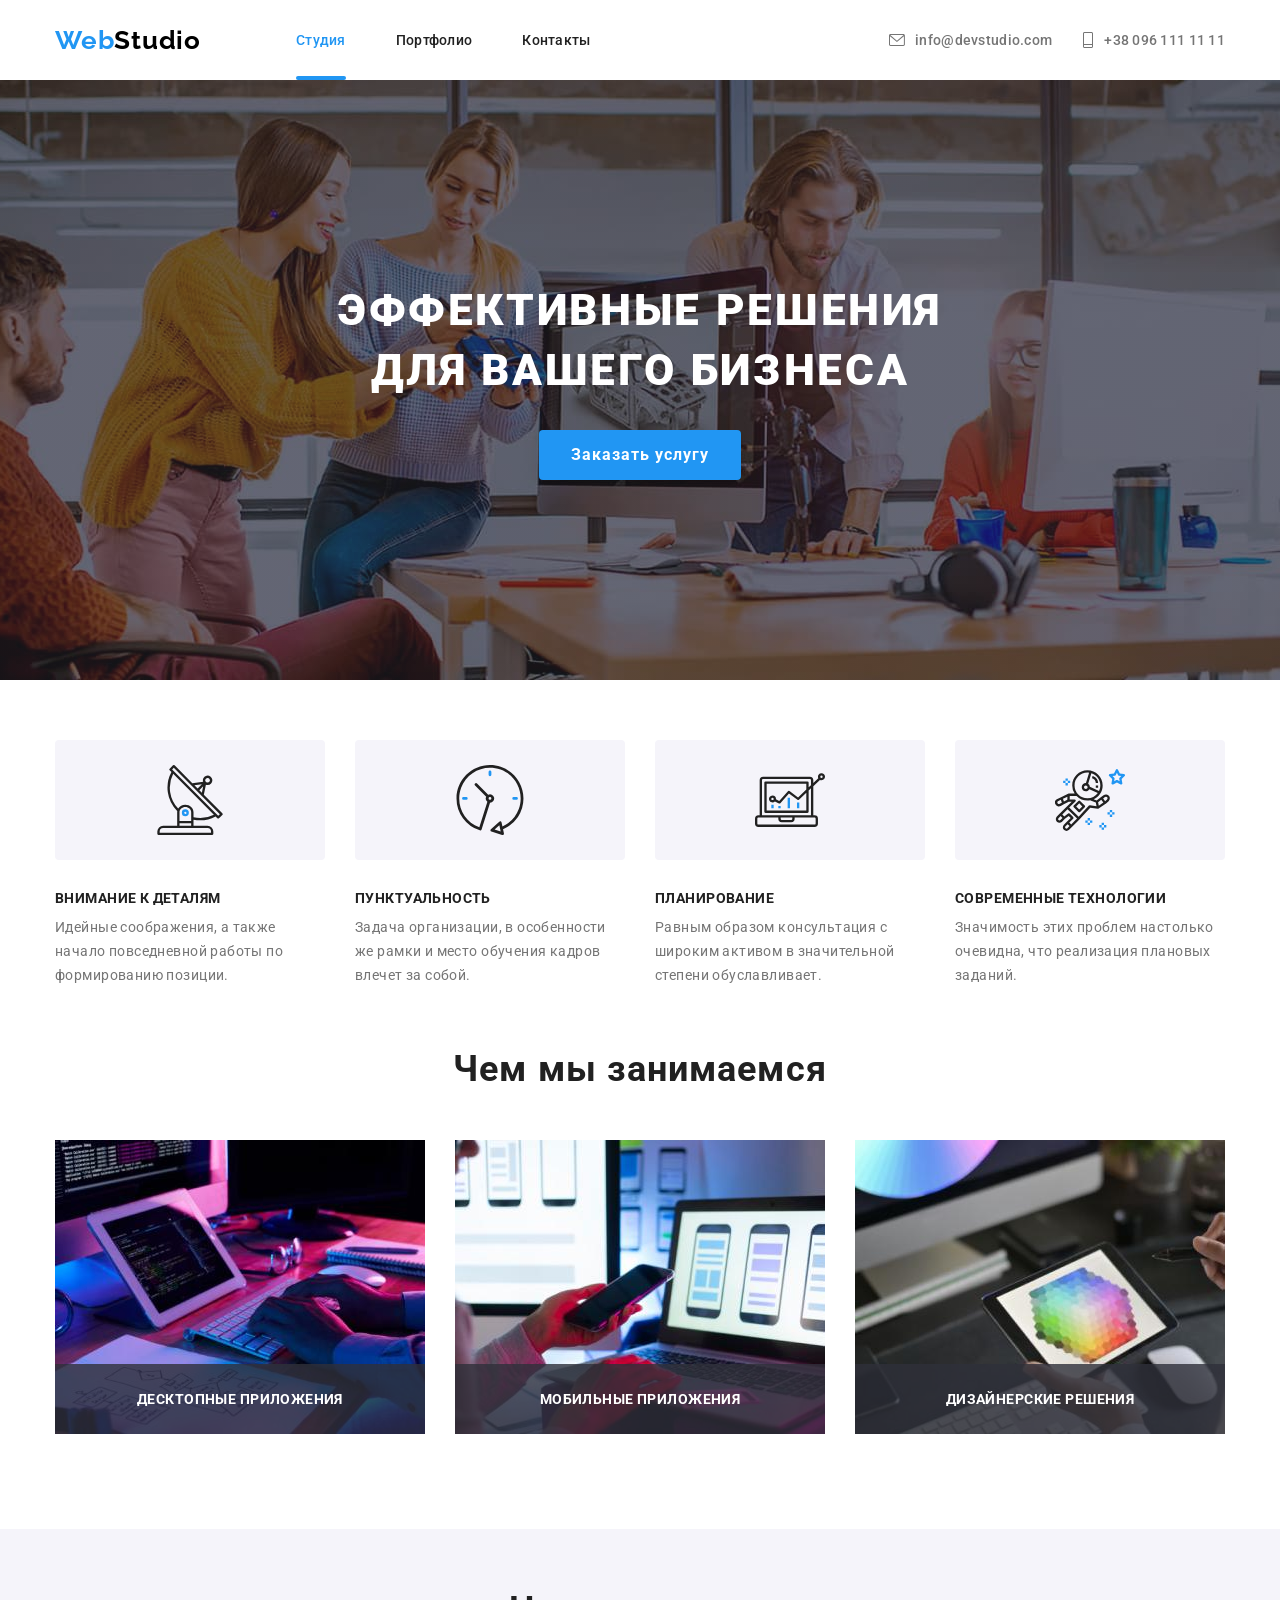
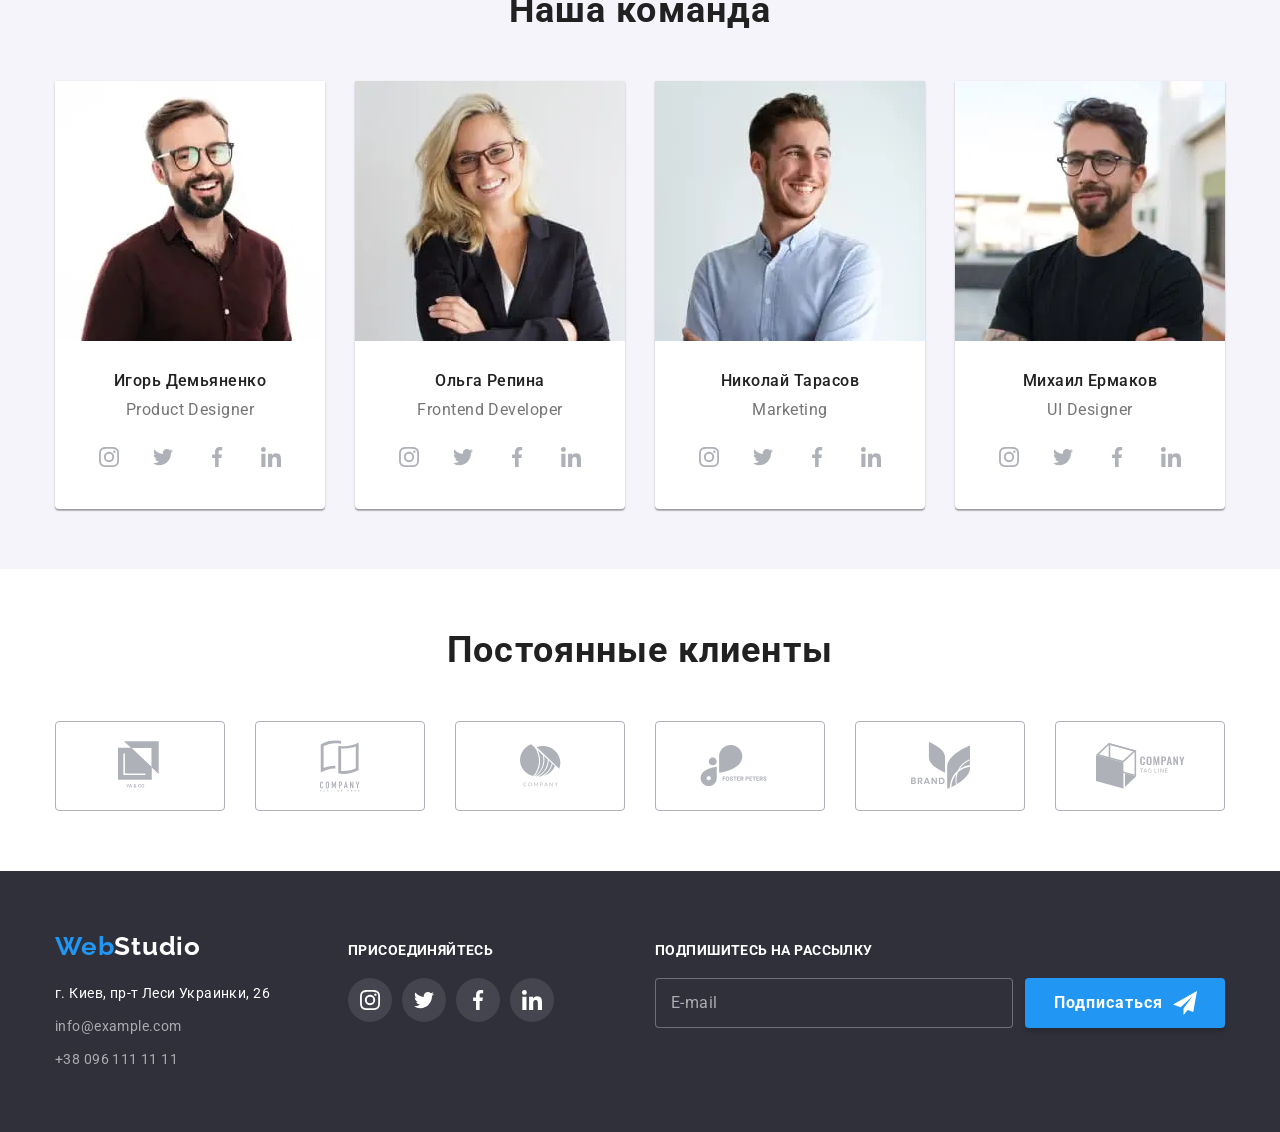
<file: index.html>
<!DOCTYPE html>
<html lang="ru">
  <head>
    <meta charset="UTF-8" />
    <meta name="viewport" content="width=device-width, initial-scale=1.0" />
    <title>WebStudio</title>
    <link
      rel="stylesheet"
      href="https://cdnjs.cloudflare.com/ajax/libs/modern-normalize/1.0.0/modern-normalize.min.css"
    />
    <link rel="preconnect" href="https://fonts.gstatic.com" />
    <link
      href="https://fonts.googleapis.com/css2?family=Raleway:wght@700&family=Roboto:wght@400;500;700;900&display=swap"
      rel="stylesheet"
    />

    <link rel="stylesheet" href="./css/main.min.css" />
  </head>

  <body>
    <!--Верхняя линия-->
    <header class="header-main">
      <div class="main-nav container">
        <nav class="navigation">
          <a class="logo-main link" href="./">
            <span class="logo-blue">Web</span>Studio
          </a>

          <ul class="site-nav">
            <li class="site-nav-list list">
              <a class="site-nav-link link strip" href="./index.html">
                <span class="studio-blue">Студия</span>
              </a>
            </li>
            <li class="site-nav-list list">
              <a class="site-nav-link link" href="./portfolio.html"
                >Портфолио</a
              >
            </li>
            <li class="site-nav-list list">
              <a class="site-nav-link link" href="">Контакты</a>
            </li>
          </ul>
        </nav>

        <button type="button" class="burger-btn" data-menu-button>
          <svg class="burger-icon">
            <use href="./img/sprite.svg#burger-icon"></use>
          </svg>
        </button>

        <ul class="contacts">
          <li class="contacts-list list">
            <a class="contacts-link link" href="mailto:info@devstudio.com">
              <svg class="contacts-icon mail-icon">
                <use href="./img/sprite.svg#icon-mail-icon"></use>
              </svg>
              info@devstudio.com
            </a>
          </li>
          <li class="contacts-list list">
            <a class="contacts-link link" href="tel:+380961111111">
              <svg class="contacts-icon tel-icon">
                <use href="./img/sprite.svg#icon-telephone-icon"></use>
              </svg>
              +38 096 111 11 11
            </a>
          </li>
        </ul>
      </div>

      <!-- Мобильное меню -->
      <div class="mobile-menu" data-menu>
        <button type="button" class="mobile-menu-close-btn" data-menu-close>
          <svg class="mobile-menu-close-icon">
            <use href="./img/sprite.svg#mobile-menu-close-btn"></use>
          </svg>
        </button>

        <div class="mobile-menu-flex">
          <ul class="mobile-menu-nav">
            <li class="mobile-menu-nav-item list">
              <a class="mobile-menu-nav-link link" href="./index.html">
                <span class="studio-blue">Студия</span>
              </a>
            </li>
            <li class="mobile-menu-nav-item list">
              <a class="mobile-menu-nav-link link" href="./portfolio.html">
                Портфолио
              </a>
            </li>
            <li class="mobile-menu-nav-item list">
              <a class="mobile-menu-nav-link link" href=""> Контакты </a>
            </li>
          </ul>

          <ul class="mobile-contacts">
            <li class="mobile-contacts-list list">
              <a class="mobile-contacts-tel-link link" href="tel:+380961111111">
                +38 096 111 11 11
              </a>
            </li>
            <li class="mobile-contacts-list list">
              <a
                class="mobile-contacts-link link"
                href="mailto:info@devstudio.com"
              >
                info@devstudio.com
              </a>
            </li>
          </ul>

          <ul class="mobile-social">
            <li class="mobile-social-list list">
              <a href="" class="mobile-social-link padding-left link">
                Instagram
              </a>
            </li>
            <li class="mobile-social-list list">
              <a href="" class="mobile-social-link link"> Twitter </a>
            </li>
            <li class="mobile-social-list list">
              <a href="" class="mobile-social-link link"> Facebook </a>
            </li>
            <li class="mobile-social-list list">
              <a href="" class="mobile-social-link link"> LinkedIn </a>
            </li>
          </ul>
        </div>
      </div>
    </header>

    <!--Шапка-->
    <main>
      <section class="hero">
        <div class="container">
          <h1 class="hero-title">Эффективные решения для вашего бизнеса</h1>
          <button class="hero-btn border-btn" type="button" data-modal-open>
            Заказать услугу
          </button>
        </div>
      </section>

      <!--Особенности-->
      <section class="features">
        <div class="container">
          <h2 class="visually-hidden">Особенности и преимущества</h2>
          <ul class="features-list">
            <li class="features-list-item list">
              <div class="features-list-icon">
                <svg width="70" height="70" class="features-icon">
                  <use href="./img/sprite.svg#icon-antenna"></use>
                </svg>
              </div>
              <h3 class="features-title">Внимание к деталям</h3>
              <p class="features-text">
                Идейные соображения, а также начало повседневной работы по
                формированию позиции.
              </p>
            </li>

            <li class="features-list-item list">
              <div class="features-list-icon">
                <svg width="70" height="70" class="features-icon">
                  <use href="./img/sprite.svg#icon-clock"></use>
                </svg>
              </div>
              <h3 class="features-title">Пунктуальность</h3>
              <p class="features-text">
                Задача организации, в особенности же рамки и место обучения
                кадров влечет за собой.
              </p>
            </li>

            <li class="features-list-item list">
              <div class="features-list-icon">
                <svg width="70" height="70" class="features-icon">
                  <use href="./img/sprite.svg#icon-diagram"></use>
                </svg>
              </div>
              <h3 class="features-title">Планирование</h3>
              <p class="features-text">
                Равным образом консультация с широким активом в значительной
                степени обуславливает.
              </p>
            </li>

            <li class="features-list-item list">
              <div class="features-list-icon">
                <svg width="70" height="70" class="features-icon">
                  <use href="./img/sprite.svg#icon-astronaut"></use>
                </svg>
              </div>
              <h3 class="features-title">Современные технологии</h3>
              <p class="features-text">
                Значимость этих проблем настолько очевидна, что реализация
                плановых заданий.
              </p>
            </li>
          </ul>
        </div>
      </section>

      <!--Чем мы занимаемся-->
      <section class="what-we-do">
        <div class="container">
          <h2 class="title-for-two-blocks">Чем мы занимаемся</h2>
          <ul class="what-we-do-list">
            <li class="what-we-do-item list">
              <img
                class="what-we-do-img"
                src="./img/what-are-we-doing/writin-code.jpg"
                alt="Программист пишет код"
                width="370"
                height="294"
              />
              <div class="description-what-we-do">
                <p class="recital-foto">Десктопные приложения</p>
              </div>
            </li>

            <li class="what-we-do-item list">
              <img
                class="what-we-do-img"
                src="./img/what-are-we-doing/work-with-mobile-applications.jpg"
                alt="Дизайнер выбирает оформление мобильного приложения"
                width="370"
                height="294"
              />
              <div class="description-what-we-do">
                <p class="recital-foto">Мобильные приложения</p>
              </div>
            </li>

            <li class="what-we-do-item list">
              <img
                class="what-we-do-img"
                src="./img/what-are-we-doing/web-design.jpg"
                alt="Дизайнер выбирает цвета на планшете"
                width="370"
                height="294"
              />
              <div class="description-what-we-do">
                <p class="recital-foto">Дизайнерские решения</p>
              </div>
            </li>
          </ul>
        </div>
      </section>

      <!--Наша команда-->
      <section class="our-team">
        <div class="container">
          <h2 class="title-for-two-blocks">Наша команда</h2>
          <ul class="our-team-list">
            <li class="our-team-item list">
              <picture>
                <source
                  srcset="
                    ./img/our-team/igor-demyanenko.webp    1x,
                    ./img/our-team/igor-demyanenko@2x.webp 2x
                  "
                  media="(min-width: 1200px)"
                  type="image/webp"
                />
                <source
                  srcset="
                    ./img/our-team/igor-demyanenko.jpg    1x,
                    ./img/our-team/igor-demyanenko@2x.jpg 2x
                  "
                  media="(min-width: 1200px)"
                />

                <source
                  srcset="
                    ./img/our-team/igor-demyanenko-tab.webp    1x,
                    ./img/our-team/igor-demyanenko-tab@2x.webp 2x
                  "
                  media="(min-width: 768px)"
                  type="image/webp"
                />
                <source
                  srcset="
                    ./img/our-team/igor-demyanenko-tab.jpg    1x,
                    ./img/our-team/igor-demyanenko-tab@2x.jpg 2x
                  "
                  media="(min-width: 768px)"
                />

                <source
                  srcset="
                    ./img/our-team/igor-demyanenko-tel.webp    1x,
                    ./img/our-team/igor-demyanenko-tel@2x.webp 2x
                  "
                  media="(min-width: 320px)"
                  type="image/webp"
                />
                <source
                  srcset="./img/our-team/igor-demyanenko-tel@2x.jpg 2x"
                  media="(min-width: 320px)"
                />

                <img
                  class="our-team-img"
                  src="./img/our-team/igor-demyanenko-tel.jpg"
                  alt="Игорь Демьяненко"
                />
              </picture>

              <div class="our-team-description">
                <h3 class="our-team-title">Игорь Демьяненко</h3>
                <p class="our-team-prof" lang="en">Product Designer</p>
                <ul class="social-list">
                  <li class="social-list-item list">
                    <a href="" class="social-list-link link">
                      <svg class="social-list-icon" width="20" height="20">
                        <use
                          href="./img/sprite.svg#icon-instagram-our-team"
                        ></use>
                      </svg>
                    </a>
                  </li>
                  <li class="social-list-item list">
                    <a href="" class="social-list-link link">
                      <svg class="social-list-icon" width="20" height="20">
                        <use
                          href="./img/sprite.svg#icon-twitter-our-team"
                        ></use>
                      </svg>
                    </a>
                  </li>
                  <li class="social-list-item list">
                    <a href="" class="social-list-link link">
                      <svg class="social-list-icon" width="20" height="20">
                        <use
                          href="./img/sprite.svg#icon-facebook-our-team"
                        ></use>
                      </svg>
                    </a>
                  </li>
                  <li class="social-list-item list">
                    <a href="" class="social-list-link link">
                      <svg class="social-list-icon" width="20" height="20">
                        <use
                          href="./img/sprite.svg#icon-linkedin-our-team"
                        ></use>
                      </svg>
                    </a>
                  </li>
                </ul>
              </div>
            </li>

            <li class="our-team-item list">
              <picture>
                <source
                  srcset="
                    ./img/our-team/olga-repina.webp    1x,
                    ./img/our-team/olga-repina@2x.webp 2x
                  "
                  media="(min-width: 1200px)"
                  type="image/webp"
                />
                <source
                  srcset="
                    ./img/our-team/olga-repina.jpg    1x,
                    ./img/our-team/olga-repina@2x.jpg 2x
                  "
                  media="(min-width: 1200px)"
                />

                <source
                  srcset="
                    ./img/our-team/olga-repina-tab.webp    1x,
                    ./img/our-team/olga-repina-tab@2x.webp 2x
                  "
                  media="(min-width: 768px)"
                  type="image/webp"
                />
                <source
                  srcset="
                    ./img/our-team/olga-repina-tab.jpg    1x,
                    ./img/our-team/olga-repina-tab@2x.jpg 2x
                  "
                  media="(min-width: 768px)"
                />

                <source
                  srcset="
                    ./img/our-team/olga-repina-tel.webp    1x,
                    ./img/our-team/olga-repina-tel@2x.webp 2x
                  "
                  media="(min-width: 320px)"
                  type="image/webp"
                />
                <source
                  srcset="./img/our-team/olga-repina-tel@2x.jpg 2x"
                  media="(min-width: 320px)"
                />

                <img
                  class="our-team-img"
                  src="./img/our-team/olga-repina-tel.jpg"
                  alt="Ольга Репина"
                />
              </picture>

              <div class="our-team-description">
                <h3 class="our-team-title">Ольга Репина</h3>
                <p class="our-team-prof" lang="en">Frontend Developer</p>
                <ul class="social-list">
                  <li class="social-list-item list">
                    <a href="" class="social-list-link link">
                      <svg class="social-list-icon" width="20" height="20">
                        <use
                          href="./img/sprite.svg#icon-instagram-our-team"
                        ></use>
                      </svg>
                    </a>
                  </li>
                  <li class="social-list-item list">
                    <a href="" class="social-list-link link">
                      <svg class="social-list-icon" width="20" height="20">
                        <use
                          href="./img/sprite.svg#icon-twitter-our-team"
                        ></use>
                      </svg>
                    </a>
                  </li>
                  <li class="social-list-item list">
                    <a href="" class="social-list-link link">
                      <svg class="social-list-icon" width="20" height="20">
                        <use
                          href="./img/sprite.svg#icon-facebook-our-team"
                        ></use>
                      </svg>
                    </a>
                  </li>
                  <li class="social-list-item list">
                    <a href="" class="social-list-link link">
                      <svg class="social-list-icon" width="20" height="20">
                        <use
                          href="./img/sprite.svg#icon-linkedin-our-team"
                        ></use>
                      </svg>
                    </a>
                  </li>
                </ul>
              </div>
            </li>

            <li class="our-team-item list">
              <picture>
                <source
                  srcset="
                    ./img/our-team/nikolay-tarasov.webp    1x,
                    ./img/our-team/nikolay-tarasov@2x.webp 2x
                  "
                  media="(min-width: 1200px)"
                  type="image/webp"
                />
                <source
                  srcset="
                    ./img/our-team/nikolay-tarasov.jpg    1x,
                    ./img/our-team/nikolay-tarasov@2x.jpg 2x
                  "
                  media="(min-width: 1200px)"
                />

                <source
                  srcset="
                    ./img/our-team/nikolay-tarasov-tab.webp    1x,
                    ./img/our-team/nikolay-tarasov-tab@2x.webp 2x
                  "
                  media="(min-width: 768px)"
                  type="image/webp"
                />
                <source
                  srcset="
                    ./img/our-team/nikolay-tarasov-tab.jpg    1x,
                    ./img/our-team/nikolay-tarasov-tab@2x.jpg 2x
                  "
                  media="(min-width: 768px)"
                />

                <source
                  srcset="
                    ./img/our-team/nikolay-tarasov-tel.webp    1x,
                    ./img/our-team/nikolay-tarasov-tel@2x.webp 2x
                  "
                  media="(min-width: 320px)"
                  type="image/webp"
                />
                <source
                  srcset="./img/our-team/nikolay-tarasov-tel@2x.jpg 2x"
                  media="(min-width: 320px)"
                />

                <img
                  class="our-team-img"
                  src="./img/our-team/nikolay-tarasov-tel.jpg"
                  alt="Николай Тарасов"
                />
              </picture>

              <div class="our-team-description">
                <h3 class="our-team-title">Николай Тарасов</h3>
                <p class="our-team-prof" lang="en">Marketing</p>
                <ul class="social-list">
                  <li class="social-list-item list">
                    <a href="" class="social-list-link link">
                      <svg class="social-list-icon" width="20" height="20">
                        <use
                          href="./img/sprite.svg#icon-instagram-our-team"
                        ></use>
                      </svg>
                    </a>
                  </li>
                  <li class="social-list-item list">
                    <a href="" class="social-list-link link">
                      <svg class="social-list-icon" width="20" height="20">
                        <use
                          href="./img/sprite.svg#icon-twitter-our-team"
                        ></use>
                      </svg>
                    </a>
                  </li>
                  <li class="social-list-item list">
                    <a href="" class="social-list-link link">
                      <svg class="social-list-icon" width="20" height="20">
                        <use
                          href="./img/sprite.svg#icon-facebook-our-team"
                        ></use>
                      </svg>
                    </a>
                  </li>
                  <li class="social-list-item list">
                    <a href="" class="social-list-link link">
                      <svg class="social-list-icon" width="20" height="20">
                        <use
                          href="./img/sprite.svg#icon-linkedin-our-team"
                        ></use>
                      </svg>
                    </a>
                  </li>
                </ul>
              </div>
            </li>

            <li class="our-team-item list">
              <picture>
                <source
                  srcset="
                    ./img/our-team/mikhail-yermakov.webp    1x,
                    ./img/our-team/mikhail-yermakov@2x.webp 2x
                  "
                  media="(min-width: 1200px)"
                  type="image/webp"
                />
                <source
                  srcset="
                    ./img/our-team/mikhail-yermakov.jpg    1x,
                    ./img/our-team/mikhail-yermakov@2x.jpg 2x
                  "
                  media="(min-width: 1200px)"
                />

                <source
                  srcset="
                    ./img/our-team/mikhail-yermakov-tab.webp    1x,
                    ./img/our-team/mikhail-yermakov-tab@2x.webp 2x
                  "
                  media="(min-width: 768px)"
                  type="image/webp"
                />
                <source
                  srcset="
                    ./img/our-team/mikhail-yermakov-tab.jpg    1x,
                    ./img/our-team/mikhail-yermakov-tab@2x.jpg 2x
                  "
                  media="(min-width: 768px)"
                />

                <source
                  srcset="
                    ./img/our-team/mikhail-yermakov-tel.webp    1x,
                    ./img/our-team/mikhail-yermakov-tel@2x.webp 2x
                  "
                  media="(min-width: 320px)"
                  type="image/webp"
                />
                <source
                  srcset="./img/our-team/mikhail-yermakov-tel@2x.jpg 2x"
                  media="(min-width: 320px)"
                />

                <img
                  class="our-team-img"
                  src="./img/our-team/mikhail-yermakov-tel.jpg"
                  alt="Михаил Ермаков"
                />
              </picture>

              <div class="our-team-description">
                <h3 class="our-team-title">Михаил Ермаков</h3>
                <p class="our-team-prof" lang="en">UI Designer</p>
                <ul class="social-list">
                  <li class="social-list-item list">
                    <a href="" class="social-list-link link">
                      <svg class="social-list-icon" width="20" height="20">
                        <use
                          href="./img/sprite.svg#icon-instagram-our-team"
                        ></use>
                      </svg>
                    </a>
                  </li>
                  <li class="social-list-item list">
                    <a href="" class="social-list-link link">
                      <svg class="social-list-icon" width="20" height="20">
                        <use
                          href="./img/sprite.svg#icon-twitter-our-team"
                        ></use>
                      </svg>
                    </a>
                  </li>
                  <li class="social-list-item list">
                    <a href="" class="social-list-link link">
                      <svg class="social-list-icon" width="20" height="20">
                        <use
                          href="./img/sprite.svg#icon-facebook-our-team"
                        ></use>
                      </svg>
                    </a>
                  </li>
                  <li class="social-list-item list">
                    <a href="" class="social-list-link link">
                      <svg class="social-list-icon" width="20" height="20">
                        <use
                          href="./img/sprite.svg#icon-linkedin-our-team"
                        ></use>
                      </svg>
                    </a>
                  </li>
                </ul>
              </div>
            </li>
          </ul>
        </div>
      </section>

      <!--Постоянные клиенты-->
      <section class="regular-clients">
        <div class="container">
          <h2 class="title-for-two-blocks">Постоянные клиенты</h2>
          <ul class="regular-list">
            <li class="regular-list-item list">
              <a href="" class="regular-list-link link">
                <svg width="45" height="50" class="regular-list-icon">
                  <use href="./img/sprite.svg#icon-logo-1"></use>
                </svg>
              </a>
            </li>
            <li class="regular-list-item list">
              <a href="" class="regular-list-link link">
                <svg width="40" height="52" class="regular-list-icon">
                  <use href="./img/sprite.svg#icon-logo-2"></use>
                </svg>
              </a>
            </li>
            <li class="regular-list-item list">
              <a href="" class="regular-list-link link">
                <svg width="41" height="43" class="regular-list-icon">
                  <use href="./img/sprite.svg#icon-logo-3"></use>
                </svg>
              </a>
            </li>
            <li class="regular-list-item list">
              <a href="" class="regular-list-link link">
                <svg width="80" height="42" class="regular-list-icon">
                  <use href="./img/sprite.svg#icon-logo-4"></use>
                </svg>
              </a>
            </li>
            <li class="regular-list-item list">
              <a href="" class="regular-list-link link">
                <svg width="59" height="47" class="regular-list-icon">
                  <use href="./img/sprite.svg#icon-logo-5"></use>
                </svg>
              </a>
            </li>
            <li class="regular-list-item list">
              <a href="" class="regular-list-link link">
                <svg width="89" height="46" class="regular-list-icon">
                  <use href="./img/sprite.svg#icon-logo-6"></use>
                </svg>
              </a>
            </li>
          </ul>
        </div>
      </section>
    </main>

    <!--Подвал-->
    <footer class="basement">
      <div class="container">
        <div class="blok-footer">
          <div class="first-blok-footer">
            <a class="logo-main basement-logo link" href="./">
              <span class="logo-blue">Web</span>Studio
            </a>

            <address class="address-text address">
              г. Киев, пр-т Леси Украинки, 26
            </address>

            <ul class="basement-contacts-list">
              <li class="basement-contacts-item list">
                <a
                  class="basement-contacts-link link"
                  href="mailto:info@example.com"
                  >info@example.com
                </a>
              </li>
              <li class="basement-contacts-item list">
                <a class="basement-contacts-link link" href="tel:+380961111111"
                  >+38 096 111 11 11
                </a>
              </li>
            </ul>
          </div>

          <!--Присоединяйтесь-->
          <div class="join-us">
            <p class="join-us-text">присоединяйтесь</p>
            <ul class="join-us-list">
              <li class="join-us-item list">
                <a href="" class="join-us-link link">
                  <svg class="join-us-icon" width="20" height="20">
                    <use href="./img/sprite.svg#icon-instagram-footer"></use>
                  </svg>
                </a>
              </li>
              <li class="join-us-item list">
                <a href="" class="join-us-link link">
                  <svg class="join-us-icon" width="20" height="20">
                    <use href="./img/sprite.svg#icon-twitter-footer"></use>
                  </svg>
                </a>
              </li>
              <li class="join-us-item list">
                <a href="" class="join-us-link link">
                  <svg class="join-us-icon" width="20" height="20">
                    <use href="./img/sprite.svg#icon-facebook-footer"></use>
                  </svg>
                </a>
              </li>
              <li class="join-us-item list">
                <a href="" class="join-us-link link">
                  <svg class="join-us-icon" width="20" height="20">
                    <use href="./img/sprite.svg#icon-linkedin-footer"></use>
                  </svg>
                </a>
              </li>
            </ul>
          </div>

          <!--подписка-->
          <div class="subscribe">
            <p class="subscribe-text">Подпишитесь на рассылку</p>
            <form
              action="#"
              name="subscribe-form"
              autocomplete="on"
              class="form-subscribe"
            >
              <div class="subscribe-form-field">
                <input
                  class="form-input"
                  type="email"
                  placeholder="E-mail"
                  name="email"
                  id="user_email"
                  required
                />
              </div>

              <div class="subscribe-btn-center">
                <button type="submit" class="subscribe-btn">
                  Подписаться
                  <svg width="24" height="24" class="subscribe-icon">
                    <use href="./img/sprite.svg#icon-send"></use>
                  </svg>
                </button>
              </div>
            </form>
          </div>
        </div>
      </div>
    </footer>

    <!-- MODAL -->
    <div class="backdrop is-hidden" data-modal>
      <div class="modal">
        <button type="button" class="backdrop-btn" data-modal-close>
          <svg class="backdrop-img" width="18" height="18">
            <use href="./img/sprite.svg#icon-backdrop-img-1"></use>
          </svg>
        </button>

        <form action="#" name="modal-form" class="modal-form" autocomplete="on">
          <p class="modal-title">Оставьте свои данные, мы вам перезвоним</p>

          <div class="label-box">
            <div class="form-field">
              <label class="label-text" for="name">Имя</label>
              <div class="icon-box">
                <input
                  type="text"
                  name="name"
                  id="name"
                  minlength="2"
                  class="form-input-modal"
                />
                <svg width="12" height="12" class="form-img">
                  <use href="./img/sprite.svg#men"></use>
                </svg>
              </div>
            </div>

            <div class="form-field">
              <label class="label-text" for="tel">Телефон</label>
              <div class="icon-box">
                <input
                  type="text"
                  name="user-tel"
                  id="tel"
                  minlength="10"
                  class="form-input-modal"
                />
                <svg width="13" height="13" class="form-img">
                  <use href="./img/sprite.svg#tel"></use>
                </svg>
              </div>
            </div>

            <div class="form-field">
              <label class="label-text" for="mail">Почта</label>
              <div class="icon-box">
                <input
                  type="email"
                  name="user-mail"
                  id="mail"
                  required
                  class="form-input-modal"
                />
                <svg width="15" height="15" class="form-img">
                  <use href="./img/sprite.svg#cover"></use>
                </svg>
              </div>
            </div>

            <div class="form-field">
              <label for="comment" class="label-text">Комментарий</label>
              <textarea
                name="comment"
                id="comment"
                placeholder="Введите текст"
                class="form-input-modal"
              ></textarea>
            </div>
          </div>

          <div class="agree-checkbox">
            <input
              type="checkbox"
              name="agree-send"
              id="agree-send"
              class="check-input"
            />
            <label for="agree-send" class="check"
              ><span>Соглашаюсь с рассылкой</span> и принимаю&nbsp;
              <a href="#" target="_blank" class="check-text">
                Условия договора</a
              >
            </label>
          </div>

          <div class="form-btn-div">
            <button type="submit" class="form-btn">Отправить</button>
          </div>
        </form>
      </div>
    </div>

    <script src="./js/modal.js"></script>
    <script src="./js/mobile-menu.js"></script>
  </body>
</html>
</file>
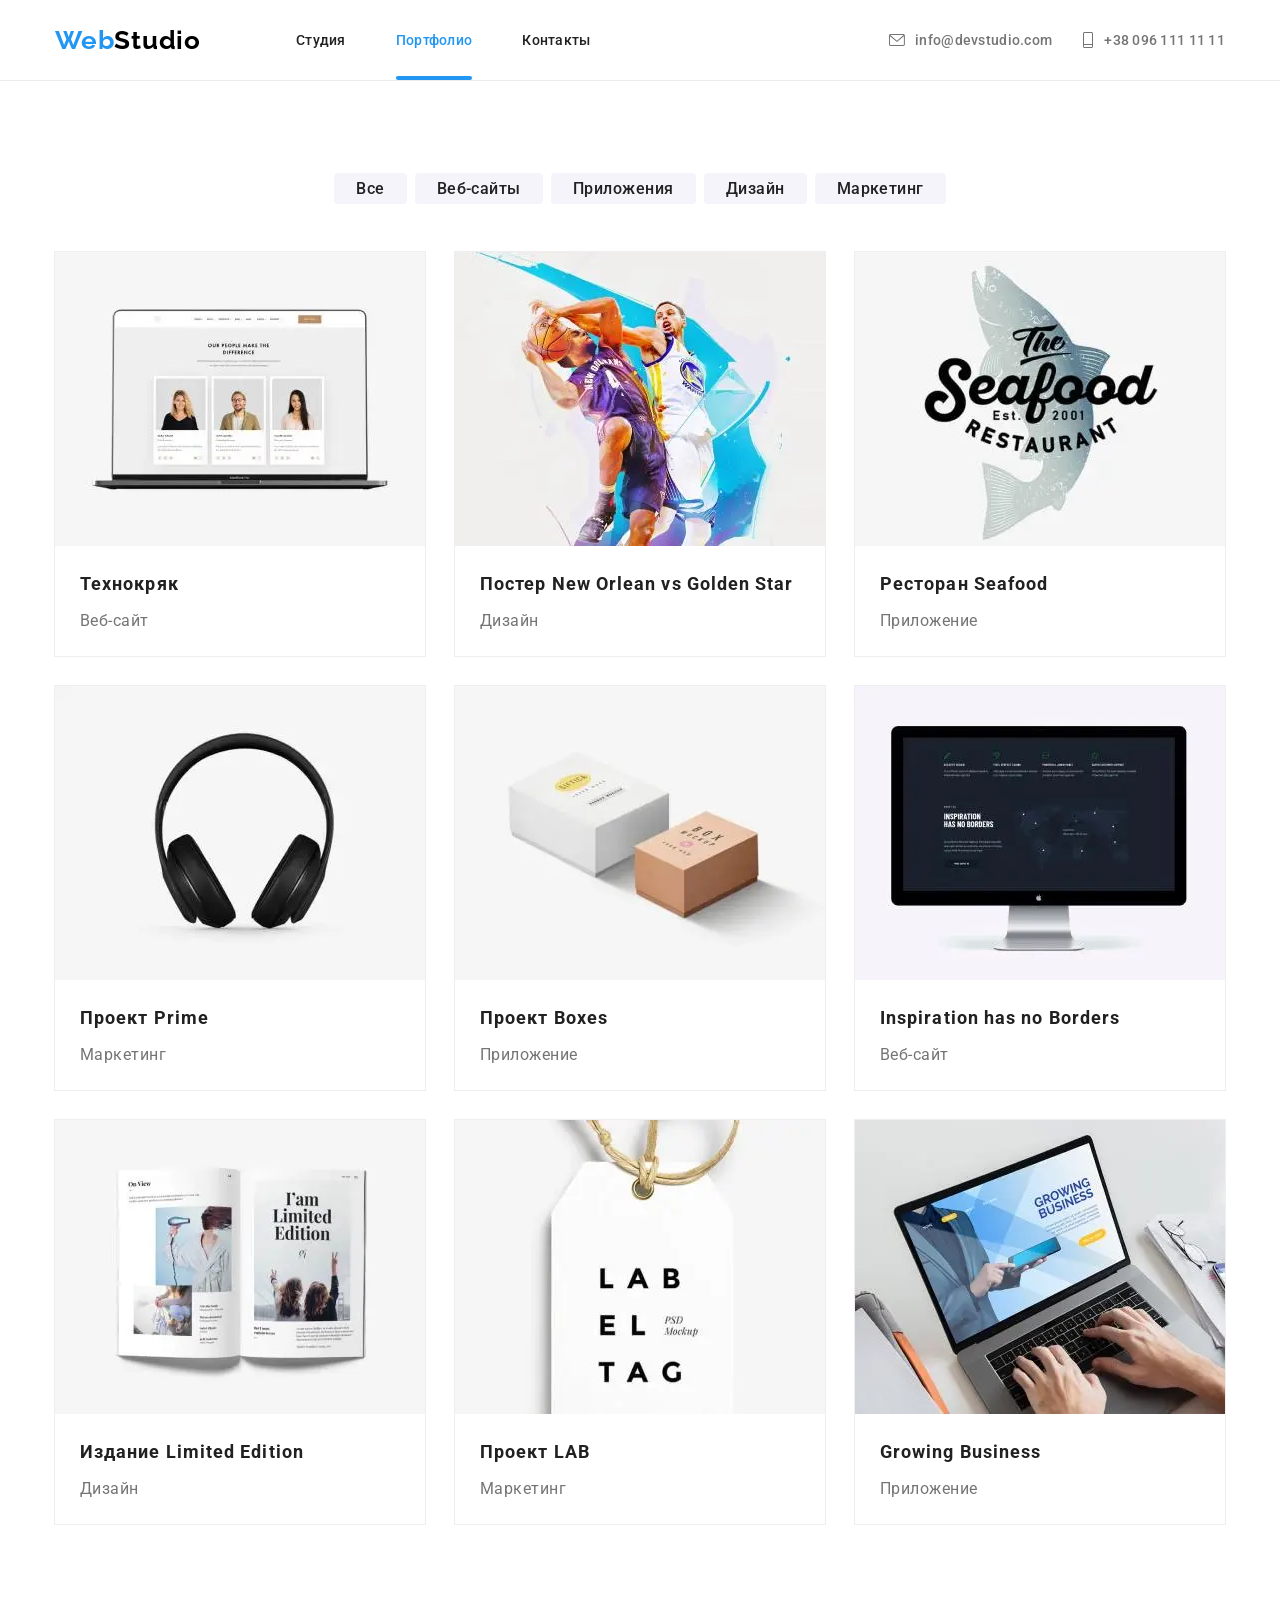
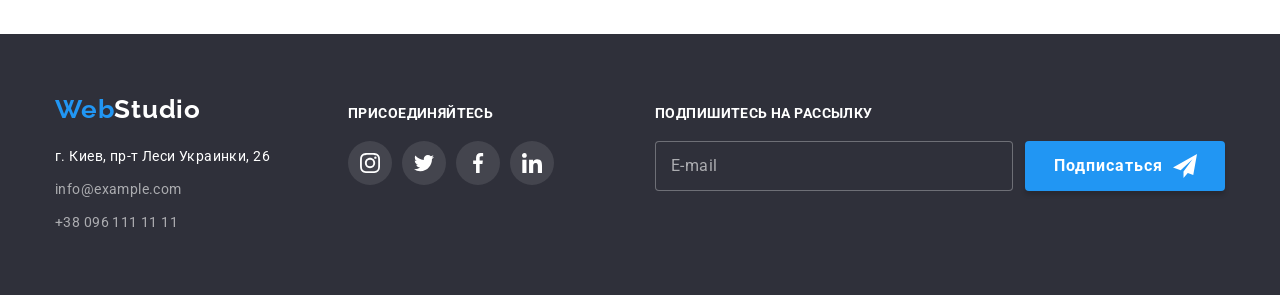
<file: portfolio.html>
<!DOCTYPE html>
<html lang="ru">
  <head>
    <meta charset="UTF-8" />
    <meta name="viewport" content="width=device-width, initial-scale=1.0" />
    <title>WebStudio</title>
    <link
      rel="stylesheet"
      href="https://cdnjs.cloudflare.com/ajax/libs/modern-normalize/1.0.0/modern-normalize.min.css"
    />
    <link rel="preconnect" href="https://fonts.gstatic.com" />
    <link
      href="https://fonts.googleapis.com/css2?family=Raleway:wght@700&family=Roboto:wght@400;500;700;900&display=swap"
      rel="stylesheet"
    />

    <link rel="stylesheet" href="./css/main.min.css" />
  </head>

  <body>
    <!--Верхняя линия-->
    <header class="header-main portfolio-border">
      <div class="main-nav container">
        <nav class="navigation">
          <a class="logo-main logo-portfolio link" href="./">
            <span class="logo-blue">Web</span>Studio
          </a>

          <ul class="site-nav">
            <li class="site-nav-list list">
              <a class="site-nav-link link" href="./index.html">Студия</a>
            </li>
            <li class="site-nav-list list">
              <a class="site-nav-link link strip" href="./portfolio.html">
                <span class="portfolio-blue">Портфолио</span>
              </a>
            </li>
            <li class="site-nav-list list">
              <a class="site-nav-link link" href="#">Контакты</a>
            </li>
          </ul>
        </nav>

        <button type="button" class="burger-btn" data-menu-button>
          <svg class="burger-icon">
            <use href="./img/sprite.svg#burger-icon"></use>
          </svg>
        </button>

        <ul class="contacts">
          <li class="contacts-list list">
            <a class="contacts-link link" href="mailto:info@devstudio.com">
              <svg class="contacts-icon mail-icon">
                <use href="./img/sprite.svg#icon-mail-icon"></use>
              </svg>
              info@devstudio.com
            </a>
          </li>
          <li class="contacts-list list">
            <a class="contacts-link link" href="tel:+380961111111">
              <svg class="contacts-icon tel-icon">
                <use href="./img/sprite.svg#icon-telephone-icon"></use>
              </svg>
              +38 096 111 11 11
            </a>
          </li>
        </ul>
      </div>

      <!-- Мобильное меню -->
      <div class="mobile-menu" data-menu>
        <button type="button" class="mobile-menu-close-btn" data-menu-close>
          <svg class="mobile-menu-close-icon">
            <use href="./img/sprite.svg#mobile-menu-close-btn"></use>
          </svg>
        </button>

        <div class="mobile-menu-flex">
          <ul class="mobile-menu-nav">
            <li class="mobile-menu-nav-item list">
              <a class="mobile-menu-nav-link link" href="./index.html">
                Студия
              </a>
            </li>
            <li class="mobile-menu-nav-item list">
              <a class="mobile-menu-nav-link link" href="./portfolio.html">
                <span class="studio-blue">Портфолио</span>
              </a>
            </li>
            <li class="mobile-menu-nav-item list">
              <a class="mobile-menu-nav-link link" href=""> Контакты </a>
            </li>
          </ul>

          <ul class="mobile-contacts">
            <li class="mobile-contacts-list list">
              <a class="mobile-contacts-tel-link link" href="tel:+380961111111">
                +38 096 111 11 11
              </a>
            </li>
            <li class="mobile-contacts-list list">
              <a
                class="mobile-contacts-link link"
                href="mailto:info@devstudio.com"
              >
                info@devstudio.com
              </a>
            </li>
          </ul>

          <ul class="mobile-social">
            <li class="mobile-social-list list">
              <a href="" class="mobile-social-link padding-left link">
                Instagram
              </a>
            </li>
            <li class="mobile-social-list list">
              <a href="" class="mobile-social-link link"> Twitter </a>
            </li>
            <li class="mobile-social-list list">
              <a href="" class="mobile-social-link link"> Facebook </a>
            </li>
            <li class="mobile-social-list list">
              <a href="" class="mobile-social-link link"> LinkedIn </a>
            </li>
          </ul>
        </div>
      </div>
    </header>

    <!--Блок Портфолио-->
    <main>
      <section class="section-portfolio">
        <!--Ссылки-->
        <div class="container">
          <h1 class="visually-hidden">
            Навигация по направлениям компании WebStudio
          </h1>
          <ul class="portfolio-btn-item">
            <li class="portfolio-btn-list list">
              <input
                id="all"
                class="radiobutton"
                type="radio"
                name="cards"
                value="all"
                checked
                onclick="showHideCards(this)"
              />
              <label class="button" for="all">Все</label>
            </li>
            <li class="portfolio-btn-list list">
              <input
                id="web"
                class="radiobutton"
                type="radio"
                name="cards"
                value="web"
                onclick="showHideCards(this)"
              />
              <label class="button" for="web">Веб-сайты</label>
            </li>
            <li class="portfolio-btn-list list">
              <input
                id="app"
                class="radiobutton"
                type="radio"
                name="cards"
                value="app"
                onclick="showHideCards(this)"
              />
              <label class="button" for="app">Приложения</label>
            </li>
            <li class="portfolio-btn-list list">
              <input
                id="design"
                class="radiobutton"
                type="radio"
                name="cards"
                value="design"
                onclick="showHideCards(this)"
              />
              <label class="button" for="design">Дизайн</label>
            </li>
            <li class="portfolio-btn-list list">
              <input
                id="marketing"
                class="radiobutton"
                type="radio"
                name="cards"
                value="marketing"
                onclick="showHideCards(this)"
              />
              <label class="button" for="marketing">Маркетинг</label>
            </li>
          </ul>

          <!--Портфолио-->
          <ul class="work-examples-list">
            <li class="work-examples-item list" name="web-card">
              <a class="work-examples-link link" href="#">
                <div class="tehnocrack-card">
                  <picture>
                    <source
                      srcset="
                        ./img/portfolio/techno-crack.webp    1x,
                        ./img/portfolio/techno-crack@2x.webp 2x
                      "
                      media="(min-width: 1200px)"
                      type="image/webp"
                    />
                    <source
                      srcset="
                        ./img/portfolio/techno-crack.jpg    1x,
                        ./img/portfolio/techno-crack@2x.jpg 2x
                      "
                      media="(min-width: 1200px)"
                    />

                    <source
                      srcset="
                        ./img/portfolio/techno-crack-tab.webp    1x,
                        ./img/portfolio/techno-crack-tab@2x.webp 2x
                      "
                      media="(min-width: 768px)"
                      type="image/webp"
                    />
                    <source
                      srcset="
                        ./img/portfolio/techno-crack-tab.jpg    1x,
                        ./img/portfolio/techno-crack-tab@2x.jpg 2x
                      "
                      media="(min-width: 768px)"
                    />

                    <source
                      srcset="
                        ./img/portfolio/techno-crack-tel.webp    1x,
                        ./img/portfolio/techno-crack-tel@2x.webp 2x
                      "
                      media="(min-width: 320px)"
                      type="image/webp"
                    />
                    <source
                      srcset="./img/portfolio/techno-crack-tel@2x.jpg 2x"
                      media="(min-width: 320px)"
                    />

                    <img
                      class="work-examples-img"
                      src="./img/portfolio/techno-crack-tel.jpg"
                      alt="Открытый MacBook Pro с изображением сотрудников"
                    />
                  </picture>

                  <div class="tehnocrack">
                    <p class="tehnocrack-text">
                      Технокряк это современная площадка распространения
                      коронавируса. Компании используют эту платформу для
                      цифрового шпионажа и атак на защищённые сервера
                      конкурентов.
                    </p>
                  </div>
                </div>

                <div class="description-foto">
                  <h2 class="work-examples-title">Технокряк</h2>
                  <p class="work-examples-text">Веб-сайт</p>
                </div>
              </a>
            </li>

            <li class="work-examples-item list" name="design-card">
              <a class="work-examples-link link" href="#">
                <div class="tehnocrack-card">
                  <picture>
                    <source
                      srcset="
                        ./img/portfolio/poster.webp    1x,
                        ./img/portfolio/poster@2x.webp 2x
                      "
                      media="(min-width: 1200px)"
                      type="image/webp"
                    />
                    <source
                      srcset="
                        ./img/portfolio/poster.jpg    1x,
                        ./img/portfolio/poster@2x.jpg 2x
                      "
                      media="(min-width: 1200px)"
                    />

                    <source
                      srcset="
                        ./img/portfolio/poster-tab.webp    1x,
                        ./img/portfolio/poster-tab@2x.webp 2x
                      "
                      media="(min-width: 768px)"
                      type="image/webp"
                    />
                    <source
                      srcset="
                        ./img/portfolio/poster-tab.jpg    1x,
                        ./img/portfolio/poster-tab@2x.jpg 2x
                      "
                      media="(min-width: 768px)"
                    />

                    <source
                      srcset="
                        ./img/portfolio/poster-tel.webp    1x,
                        ./img/portfolio/poster-tel@2x.webp 2x
                      "
                      media="(min-width: 320px)"
                      type="image/webp"
                    />
                    <source
                      srcset="./img/portfolio/poster-tel@2x.jpg 2x"
                      media="(min-width: 320px)"
                    />

                    <img
                      class="work-examples-img"
                      src="./img/portfolio/poster-tel.jpg"
                      alt="Играют в баскетбол - защитник блокирует нападающего"
                    />
                  </picture>

                  <div class="tehnocrack">
                    <p class="tehnocrack-text">
                      Технокряк это современная площадка распространения
                      коронавируса. Компании используют эту платформу для
                      цифрового шпионажа и атак на защищённые сервера
                      конкурентов.
                    </p>
                  </div>
                </div>
                <div class="description-foto">
                  <h2 class="work-examples-title">
                    Постер New Orlean vs Golden Star
                  </h2>
                  <p class="work-examples-text">Дизайн</p>
                </div>
              </a>
            </li>

            <li class="work-examples-item list" name="app-card">
              <a class="work-examples-link link" href="#">
                <div class="tehnocrack-card">
                  <picture>
                    <source
                      srcset="
                        ./img/portfolio/seafood.webp    1x,
                        ./img/portfolio/seafood@2x.webp 2x
                      "
                      media="(min-width: 1200px)"
                      type="image/webp"
                    />
                    <source
                      srcset="
                        ./img/portfolio/seafood.jpg    1x,
                        ./img/portfolio/seafood@2x.jpg 2x
                      "
                      media="(min-width: 1200px)"
                    />

                    <source
                      srcset="
                        ./img/portfolio/seafood-tab.webp    1x,
                        ./img/portfolio/seafood-tab@2x.webp 2x
                      "
                      media="(min-width: 768px)"
                      type="image/webp"
                    />
                    <source
                      srcset="
                        ./img/portfolio/seafood-tab.jpg    1x,
                        ./img/portfolio/seafood-tab@2x.jpg 2x
                      "
                      media="(min-width: 768px)"
                    />

                    <source
                      srcset="
                        ./img/portfolio/seafood-tel.webp    1x,
                        ./img/portfolio/seafood-tel@2x.webp 2x
                      "
                      media="(min-width: 320px)"
                      type="image/webp"
                    />
                    <source
                      srcset="./img/portfolio/seafood-tel@2x.jpg 2x"
                      media="(min-width: 320px)"
                    />

                    <img
                      class="work-examples-img"
                      src="./img/portfolio/seafood-tel.jpg"
                      alt="Логотип ресторана Seafood"
                    />
                  </picture>

                  <div class="tehnocrack">
                    <p class="tehnocrack-text">
                      Технокряк это современная площадка распространения
                      коронавируса. Компании используют эту платформу для
                      цифрового шпионажа и атак на защищённые сервера
                      конкурентов.
                    </p>
                  </div>
                </div>
                <div class="description-foto">
                  <h2 class="work-examples-title">Ресторан Seafood</h2>
                  <p class="work-examples-text">Приложение</p>
                </div>
              </a>
            </li>

            <li class="work-examples-item list" name="marketing-card">
              <a class="work-examples-link link" href="#">
                <div class="tehnocrack-card">
                  <picture>
                    <source
                      srcset="
                        ./img/portfolio/prime.webp    1x,
                        ./img/portfolio/prime@2x.webp 2x
                      "
                      media="(min-width: 1200px)"
                      type="image/webp"
                    />
                    <source
                      srcset="
                        ./img/portfolio/prime.jpg    1x,
                        ./img/portfolio/prime@2x.jpg 2x
                      "
                      media="(min-width: 1200px)"
                    />

                    <source
                      srcset="
                        ./img/portfolio/prime-tab.webp    1x,
                        ./img/portfolio/prime-tab@2x.webp 2x
                      "
                      media="(min-width: 768px)"
                      type="image/webp"
                    />
                    <source
                      srcset="
                        ./img/portfolio/prime-tab.jpg    1x,
                        ./img/portfolio/prime-tab@2x.jpg 2x
                      "
                      media="(min-width: 768px)"
                    />

                    <source
                      srcset="
                        ./img/portfolio/prime-tel.webp    1x,
                        ./img/portfolio/prime-tel@2x.webp 2x
                      "
                      media="(min-width: 320px)"
                      type="image/webp"
                    />
                    <source
                      srcset="./img/portfolio/prime-tel@2x.jpg 2x"
                      media="(min-width: 320px)"
                    />

                    <img
                      class="work-examples-img"
                      src="./img/portfolio/prime-tel.jpg"
                      alt="Наушники"
                    />
                  </picture>

                  <div class="tehnocrack">
                    <p class="tehnocrack-text">
                      Технокряк это современная площадка распространения
                      коронавируса. Компании используют эту платформу для
                      цифрового шпионажа и атак на защищённые сервера
                      конкурентов.
                    </p>
                  </div>
                </div>
                <div class="description-foto">
                  <h2 class="work-examples-title">Проект Prime</h2>
                  <p class="work-examples-text">Маркетинг</p>
                </div>
              </a>
            </li>

            <li class="work-examples-item list" name="app-card">
              <a class="work-examples-link link" href="#">
                <div class="tehnocrack-card">
                  <picture>
                    <source
                      srcset="
                        ./img/portfolio/boxes.webp    1x,
                        ./img/portfolio/boxes@2x.webp 2x
                      "
                      media="(min-width: 1200px)"
                      type="image/webp"
                    />
                    <source
                      srcset="
                        ./img/portfolio/boxes.jpg    1x,
                        ./img/portfolio/boxes@2x.jpg 2x
                      "
                      media="(min-width: 1200px)"
                    />

                    <source
                      srcset="
                        ./img/portfolio/boxes-tab.webp    1x,
                        ./img/portfolio/boxes-tab@2x.webp 2x
                      "
                      media="(min-width: 768px)"
                      type="image/webp"
                    />
                    <source
                      srcset="
                        ./img/portfolio/boxes-tab.jpg    1x,
                        ./img/portfolio/boxes-tab@2x.jpg 2x
                      "
                      media="(min-width: 768px)"
                    />

                    <source
                      srcset="
                        ./img/portfolio/boxes-tel.webp    1x,
                        ./img/portfolio/boxes-tel@2x.webp 2x
                      "
                      media="(min-width: 320px)"
                      type="image/webp"
                    />
                    <source
                      srcset="./img/portfolio/boxes-tel@2x.jpg 2x"
                      media="(min-width: 320px)"
                    />

                    <img
                      class="work-examples-img"
                      src="./img/portfolio/boxes-tel.jpg"
                      alt="Две коробки"
                    />
                  </picture>

                  <div class="tehnocrack">
                    <p class="tehnocrack-text">
                      Технокряк это современная площадка распространения
                      коронавируса. Компании используют эту платформу для
                      цифрового шпионажа и атак на защищённые сервера
                      конкурентов.
                    </p>
                  </div>
                </div>
                <div class="description-foto">
                  <h2 class="work-examples-title">Проект Boxes</h2>
                  <p class="work-examples-text">Приложение</p>
                </div>
              </a>
            </li>

            <li class="work-examples-item list" name="web-card">
              <a class="work-examples-link link" href="#">
                <div class="tehnocrack-card">
                  <picture>
                    <source
                      srcset="
                        ./img/portfolio/inspiration-has-no-borders.webp    1x,
                        ./img/portfolio/inspiration-has-no-borders@2x.webp 2x
                      "
                      media="(min-width: 1200px)"
                      type="image/webp"
                    />
                    <source
                      srcset="
                        ./img/portfolio/inspiration-has-no-borders.jpg    1x,
                        ./img/portfolio/inspiration-has-no-borders@2x.jpg 2x
                      "
                      media="(min-width: 1200px)"
                    />

                    <source
                      srcset="
                        ./img/portfolio/inspiration-has-no-borders-tab.webp    1x,
                        ./img/portfolio/inspiration-has-no-borders-tab@2x.webp 2x
                      "
                      media="(min-width: 768px)"
                      type="image/webp"
                    />
                    <source
                      srcset="
                        ./img/portfolio/inspiration-has-no-borders-tab.jpg    1x,
                        ./img/portfolio/inspiration-has-no-borders-tab@2x.jpg 2x
                      "
                      media="(min-width: 768px)"
                    />

                    <source
                      srcset="
                        ./img/portfolio/inspiration-has-no-borders-tel.webp    1x,
                        ./img/portfolio/inspiration-has-no-borders-tel@2x.webp 2x
                      "
                      media="(min-width: 320px)"
                      type="image/webp"
                    />
                    <source
                      srcset="
                        ./img/portfolio/inspiration-has-no-borders-tel@2x.jpg 2x
                      "
                      media="(min-width: 320px)"
                    />

                    <img
                      class="work-examples-img"
                      src="./img/portfolio/inspiration-has-no-borders-tel.jpg"
                      alt="Монитор"
                    />
                  </picture>

                  <div class="tehnocrack">
                    <p class="tehnocrack-text">
                      Технокряк это современная площадка распространения
                      коронавируса. Компании используют эту платформу для
                      цифрового шпионажа и атак на защищённые сервера
                      конкурентов.
                    </p>
                  </div>
                </div>
                <div class="description-foto">
                  <h2 class="work-examples-title">
                    Inspiration has no Borders
                  </h2>
                  <p class="work-examples-text">Веб-сайт</p>
                </div>
              </a>
            </li>

            <li class="work-examples-item list" name="design-card">
              <a class="work-examples-link link" href="#">
                <div class="tehnocrack-card">
                  <picture>
                    <source
                      srcset="
                        ./img/portfolio/limited-edition.webp    1x,
                        ./img/portfolio/limited-edition@2x.webp 2x
                      "
                      media="(min-width: 1200px)"
                      type="image/webp"
                    />
                    <source
                      srcset="
                        ./img/portfolio/limited-edition.jpg    1x,
                        ./img/portfolio/limited-edition@2x.jpg 2x
                      "
                      media="(min-width: 1200px)"
                    />

                    <source
                      srcset="
                        ./img/portfolio/limited-edition-tab.webp    1x,
                        ./img/portfolio/limited-edition-tab@2x.webp 2x
                      "
                      media="(min-width: 768px)"
                      type="image/webp"
                    />
                    <source
                      srcset="
                        ./img/portfolio/limited-edition-tab.jpg    1x,
                        ./img/portfolio/limited-edition-tab@2x.jpg 2x
                      "
                      media="(min-width: 768px)"
                    />

                    <source
                      srcset="
                        ./img/portfolio/limited-edition-tel.webp    1x,
                        ./img/portfolio/limited-edition-tel@2x.webp 2x
                      "
                      media="(min-width: 320px)"
                      type="image/webp"
                    />
                    <source
                      srcset="./img/portfolio/limited-edition-tel@2x.jpg 2x"
                      media="(min-width: 320px)"
                    />

                    <img
                      class="work-examples-img"
                      src="./img/portfolio/limited-edition-tel.jpg"
                      alt="Открытый журнал"
                    />
                  </picture>

                  <div class="tehnocrack">
                    <p class="tehnocrack-text">
                      Технокряк это современная площадка распространения
                      коронавируса. Компании используют эту платформу для
                      цифрового шпионажа и атак на защищённые сервера
                      конкурентов.
                    </p>
                  </div>
                </div>
                <div class="description-foto">
                  <h2 class="work-examples-title">Издание Limited Edition</h2>
                  <p class="work-examples-text">Дизайн</p>
                </div>
              </a>
            </li>

            <li class="work-examples-item list" name="marketing-card">
              <a class="work-examples-link link" href="#">
                <div class="tehnocrack-card">
                  <picture>
                    <source
                      srcset="
                        ./img/portfolio/lab.webp    1x,
                        ./img/portfolio/lab@2x.webp 2x
                      "
                      media="(min-width: 1200px)"
                      type="image/webp"
                    />
                    <source
                      srcset="
                        ./img/portfolio/lab.jpg    1x,
                        ./img/portfolio/lab@2x.jpg 2x
                      "
                      media="(min-width: 1200px)"
                    />

                    <source
                      srcset="
                        ./img/portfolio/lab-tab.webp    1x,
                        ./img/portfolio/lab-tab@2x.webp 2x
                      "
                      media="(min-width: 768px)"
                      type="image/webp"
                    />
                    <source
                      srcset="
                        ./img/portfolio/lab-tab.jpg    1x,
                        ./img/portfolio/lab-tab@2x.jpg 2x
                      "
                      media="(min-width: 768px)"
                    />

                    <source
                      srcset="
                        ./img/portfolio/lab-tel.webp    1x,
                        ./img/portfolio/lab-tel@2x.webp 2x
                      "
                      media="(min-width: 320px)"
                      type="image/webp"
                    />
                    <source
                      srcset="./img/portfolio/lab-tel@2x.jpg 2x"
                      media="(min-width: 320px)"
                    />

                    <img
                      class="work-examples-img"
                      src="./img/portfolio/lab-tel.jpg"
                      alt="Лейбл"
                    />
                  </picture>

                  <div class="tehnocrack">
                    <p class="tehnocrack-text">
                      Технокряк это современная площадка распространения
                      коронавируса. Компании используют эту платформу для
                      цифрового шпионажа и атак на защищённые сервера
                      конкурентов.
                    </p>
                  </div>
                </div>
                <div class="description-foto">
                  <h2 class="work-examples-title">Проект LAB</h2>
                  <p class="work-examples-text">Маркетинг</p>
                </div>
              </a>
            </li>

            <li class="work-examples-item list" name="app-card">
              <a class="work-examples-link link" href="#">
                <div class="tehnocrack-card">
                  <picture>
                    <source
                      srcset="
                        ./img/portfolio/growing-business.webp    1x,
                        ./img/portfolio/growing-business@2x.webp 2x
                      "
                      media="(min-width: 1200px)"
                      type="image/webp"
                    />
                    <source
                      srcset="
                        ./img/portfolio/growing-business.jpg    1x,
                        ./img/portfolio/growing-business@2x.jpg 2x
                      "
                      media="(min-width: 1200px)"
                    />

                    <source
                      srcset="
                        ./img/portfolio/growing-business-tab.webp    1x,
                        ./img/portfolio/growing-business-tab@2x.webp 2x
                      "
                      media="(min-width: 768px)"
                      type="image/webp"
                    />
                    <source
                      srcset="
                        ./img/portfolio/growing-business-tab.jpg    1x,
                        ./img/portfolio/growing-business-tab@2x.jpg 2x
                      "
                      media="(min-width: 768px)"
                    />

                    <source
                      srcset="
                        ./img/portfolio/growing-business-tel.webp    1x,
                        ./img/portfolio/growing-business-tel@2x.webp 2x
                      "
                      media="(min-width: 320px)"
                      type="image/webp"
                    />
                    <source
                      srcset="./img/portfolio/growing-business-tel@2x.jpg 2x"
                      media="(min-width: 320px)"
                    />

                    <img
                      class="work-examples-img"
                      src="./img/portfolio/growing-business-tel.jpg"
                      alt="Человек печатает на клавиатуре ноутбука"
                    />
                  </picture>

                  <div class="tehnocrack">
                    <p class="tehnocrack-text">
                      Технокряк это современная площадка распространения
                      коронавируса. Компании используют эту платформу для
                      цифрового шпионажа и атак на защищённые сервера
                      конкурентов.
                    </p>
                  </div>
                </div>
                <div class="description-foto">
                  <h2 class="work-examples-title">Growing Business</h2>
                  <p class="work-examples-text">Приложение</p>
                </div>
              </a>
            </li>
          </ul>
        </div>
      </section>
    </main>

    <!--Подвал-->
    <footer class="basement">
      <div class="container">
        <div class="blok-footer">
          <div class="first-blok-footer">
            <a class="logo-main basement-logo link" href="./">
              <span class="logo-blue">Web</span>Studio
            </a>

            <address class="address-text address">
              г. Киев, пр-т Леси Украинки, 26
            </address>

            <ul class="basement-contacts-list">
              <li class="basement-contacts-item list">
                <a
                  class="basement-contacts-link link"
                  href="mailto:info@example.com"
                  >info@example.com
                </a>
              </li>
              <li class="basement-contacts-item list">
                <a class="basement-contacts-link link" href="tel:+380961111111"
                  >+38 096 111 11 11
                </a>
              </li>
            </ul>
          </div>

          <!--Присоединяйтесь-->
          <div class="join-us">
            <p class="join-us-text">присоединяйтесь</p>
            <ul class="join-us-list">
              <li class="join-us-item list">
                <a href="" class="join-us-link link">
                  <svg class="join-us-icon" width="20" height="20">
                    <use href="./img/sprite.svg#icon-instagram-footer"></use>
                  </svg>
                </a>
              </li>
              <li class="join-us-item list">
                <a href="" class="join-us-link link">
                  <svg class="join-us-icon" width="20" height="20">
                    <use href="./img/sprite.svg#icon-twitter-footer"></use>
                  </svg>
                </a>
              </li>
              <li class="join-us-item list">
                <a href="" class="join-us-link link">
                  <svg class="join-us-icon" width="20" height="20">
                    <use href="./img/sprite.svg#icon-facebook-footer"></use>
                  </svg>
                </a>
              </li>
              <li class="join-us-item list">
                <a href="" class="join-us-link link">
                  <svg class="join-us-icon" width="20" height="20">
                    <use href="./img/sprite.svg#icon-linkedin-footer"></use>
                  </svg>
                </a>
              </li>
            </ul>
          </div>

          <!--подписка-->
          <div class="subscribe">
            <p class="subscribe-text">Подпишитесь на рассылку</p>
            <form
              action="#"
              name="subscribe-form"
              autocomplete="on"
              class="form-subscribe"
            >
              <div class="subscribe-form-field">
                <input
                  class="form-input"
                  type="email"
                  placeholder="E-mail"
                  name="email"
                  id="user_email"
                  required
                />
              </div>

              <div class="subscribe-btn-center">
                <button type="submit" class="subscribe-btn">
                  Подписаться
                  <svg width="24" height="24" class="subscribe-icon">
                    <use href="./img/sprite.svg#icon-send"></use>
                  </svg>
                </button>
              </div>
            </form>
          </div>
        </div>
      </div>
    </footer>

    <script src="./js/mobile-menu.js"></script>
    <script src="./js/filter.js"></script>
  </body>
</html>
</file>
<file: css/main.min.css>
.visually-hidden{position:absolute;clip:rect(0 0 0 0);width:1px;height:1px;margin:-1px;border:0;padding:0;overflow:hidden}html{box-sizing:border-box}*,*::before,*::after{box-sizing:inherit}h1,h2,h3,h4,h5,h6,p{margin:0}ul,ol{margin:0;padding:0}img{display:block;max-width:100%;height:auto}body{font-family:"Roboto",sans-serif;color:#757575}.link{text-decoration:none}.list{list-style-type:none}.address{font-style:normal}.container{width:100%;padding:0 15px}@media screen and (min-width: 480px){.container{margin:0 auto;width:480px}}@media screen and (min-width: 768px){.container{width:768px}}@media screen and (min-width: 1200px){.container{width:1200px}}.container .basement-logo{display:inline-block;margin-right:0px;margin-bottom:20px;color:#fff}@media screen and (max-width: 1199px){.container .basement-logo{display:flex;justify-content:center}}.title-for-two-blocks{font-size:28px;font-weight:700;letter-spacing:.03em;line-height:1.178;color:#212121;text-align:center;margin-bottom:30px}@media screen and (min-width: 1200px){.title-for-two-blocks{font-size:36px;font-weight:700;letter-spacing:.03em;line-height:1.167;text-align:center;color:#212121;margin-bottom:50px}}.hero-btn{font-size:16px;font-weight:700;letter-spacing:.06em;line-height:1.875;color:#fff;background-color:#2196f3;box-shadow:0px 4px 4px rgba(0,0,0,0.15);padding:10px 32px;min-width:170px}.border-btn{border-radius:4px;border:0px;cursor:pointer;text-align:center}.subscribe-btn{font-size:16px;font-weight:700;letter-spacing:.06em;font-family:"Roboto",sans-serif;line-height:1.875;letter-spacing:0.06em;color:#fff;cursor:pointer;display:flex;align-items:center;padding:10px 28px;width:200px;background-color:#2196f3;box-shadow:0px 4px 4px rgba(0,0,0,0.15);border-radius:4px;border:0px}@media screen and (max-width: 1199px){.subscribe-btn-center{display:flex;justify-content:center}}.subscribe-icon{color:#fff;fill:currentColor;margin-left:10px}.button{font-size:16px;font-weight:500;letter-spacing:.03em;line-height:1.625;background:#f5f4fa;color:#212121;padding:6px 22px;border-radius:4px;transition:background-color 250ms cubic-bezier(0.4, 0, 0.2, 1),color 250ms cubic-bezier(0.4, 0, 0.2, 1),box-shadow 250ms cubic-bezier(0.4, 0, 0.2, 1)}.button:hover,.button:focus{color:#fff;background-color:#2196f3;box-shadow:0px 3px 1px rgba(0,0,0,0.1),0px 1px 2px rgba(0,0,0,0.08),0px 2px 2px rgba(0,0,0,0.12)}.portfolio-btn-item{display:flex;justify-content:flex-start;margin-bottom:70px;flex-wrap:wrap}.portfolio-btn-list:not(:last-child){margin-right:8px}.portfolio-btn-list .radiobutton{list-style-type:none;-webkit-appearance:none;-moz-appearance:none;-ms-appearance:none;-o-appearance:none;appearance:none;position:absolute;clip:rect(1px 1px 1px 1px);clip:rect(1px, 1px, 1px, 1px);padding:0;border:0;height:1px;width:1px;overflow:hidden}.portfolio-btn-list .radiobutton:checked+.button{color:getColor("active");background-color:getColor("accent")}@media screen and (max-width: 767px){.portfolio-btn-list:nth-child(-n+3){margin-bottom:15px}}@media screen and (min-width: 768px){.portfolio-btn-item{display:flex;justify-content:center;margin-bottom:30px}}@media screen and (min-width: 1200px){.portfolio-btn-item{margin-bottom:50px}}.backdrop-btn{position:absolute;top:8px;right:8px;cursor:pointer;width:30px;height:30px;border-radius:50%;border:1px solid rgba(0,0,0,0.1);background-color:#fff;fill:currentColor}.backdrop-btn:hover .backdrop-img,.backdrop-btn:focus .backdrop-img{fill:#2196f3}.backdrop-img{position:absolute;top:50%;left:50%;transform:translate(-50%, -50%);transition:fill 250ms cubic-bezier(0.4, 0, 0.2, 1);fill:currentColor}.form-btn-div{display:flex;justify-content:center}.form-btn{font-size:16px;font-weight:700;letter-spacing:.06em;font-family:"Roboto",sans-serif;line-height:30px;color:#fff;padding:10px 55px;background-color:#2196f3;box-shadow:0px 4px 4px rgba(0,0,0,0.15);border-radius:4px;border:0;cursor:pointer;transition:background-color 250ms cubic-bezier(0.4, 0, 0.2, 1)}.form-btn:hover,.form-btn:focus{background-color:#188ce8}.logo-main{font-family:Raleway;font-size:24px;font-weight:700;letter-spacing:.03em;line-height:1.167;color:#000}.logo-portfolio{color:#000}.logo-blue{color:#2196f3}@media screen and (min-width: 768px){.logo-main{font-size:26px;font-weight:700;letter-spacing:.03em;line-height:1.192;margin-right:88px}}@media screen and (min-width: 1200px){.logo-main{margin-right:95px}}.social-list{display:flex;justify-content:center}.social-list .social-list-item:not(:last-child){margin-right:10px}.social-list-icon{transition:fill 250ms cubic-bezier(0.4, 0, 0.2, 1)}.social-list-link:hover .social-list-icon,.social-list-link:focus .social-list-icon{fill:#fff}.social-list-link{display:flex;justify-content:center;align-items:center;width:100%;height:100%;background-color:#fff;border-radius:50%;color:#afb1b8;fill:currentColor;transition:background-color 250ms cubic-bezier(0.4, 0, 0.2, 1),color 250ms cubic-bezier(0.4, 0, 0.2, 1),fill 250ms cubic-bezier(0.4, 0, 0.2, 1)}.social-list-link:hover,.social-list-link:focus{background-color:#2196f3}.social-list-item{width:44px;height:44px}.join-us-list{display:flex;justify-content:center;align-items:center}.join-us-item{width:44px;height:44px}.join-us-item:not(:last-child){margin-right:10px}.join-us-link{display:flex;justify-content:center;align-items:center;width:100%;height:100%;border-radius:50%;color:#fff;fill:currentColor;background-color:rgba(255,255,255,0.1);transition:background-color 250ms cubic-bezier(0.4, 0, 0.2, 1)}.join-us-link:hover,.join-us-link:focus{background-color:#2196f3}@media screen and (min-width: 767px) and (max-width: 1199px){.join-us-list{display:flex;justify-content:left}}.main-nav{display:flex;justify-content:space-between;align-items:center}.burger-btn{display:flex;align-items:center}.burger-btn,.mobile-menu-close-btn{background-color:transparent;border:none;padding:0}.burger-btn:hover,.burger-btn:focus,.mobile-menu-close-btn:hover,.mobile-menu-close-btn:focus{color:#2196f3}.mobile-menu-close-btn,.burger-icon{width:40px;height:40px}.mobile-menu-close-btn{position:absolute;top:10px;right:15px;cursor:pointer}.mobile-menu-close-icon{width:19px;height:19px;vertical-align:middle;fill:currentColor}.burger-icon{width:24px;height:16px;vertical-align:middle;fill:currentColor}.mobile-menu-flex{height:100%;display:flex;flex-direction:column;justify-content:space-between}.mobile-menu{position:fixed;width:100vh;width:100%;height:100vh;top:0;left:50%;transform:translateX(-50%) translateY(-100%);background-color:#fff;padding:48px 40px;z-index:200;overflow:scroll;transition:transform 250ms cubic-bezier(0.4, 0, 0.2, 1)}.mobile-menu.is-open{border-bottom:1px solid #ececec;transform:translateX(-50%) translateY(0%)}.mobile-menu-nav-link{font-size:40px;font-weight:500;letter-spacing:.02em;line-height:1.175;color:#212121}.mobile-menu-nav-item:not(:last-child){margin-bottom:30px}.mobile-contacts-list:not(:last-child){margin-bottom:32px}.mobile-contacts-tel-link{font-size:24px;font-weight:500;letter-spacing:.02em;line-height:1.167;color:#757575;transition:color 250ms cubic-bezier(0.4, 0, 0.2, 1),font 250ms cubic-bezier(0.4, 0, 0.2, 1)}.mobile-contacts-tel-link:hover,.mobile-contacts-tel-link:focus{font-size:34px;font-weight:500;letter-spacing:.02em;line-height:1.176;color:#2196f3}.mobile-contacts-link{font-size:24px;font-weight:500;letter-spacing:.02em;line-height:1.167;color:#757575;transition:color 250ms cubic-bezier(0.4, 0, 0.2, 1),font 250ms cubic-bezier(0.4, 0, 0.2, 1)}.mobile-contacts-link:hover,.mobile-contacts-link:focus{font-size:34px;font-weight:500;letter-spacing:.02em;line-height:1.176;color:#2196f3}.mobile-social{display:flex;flex-wrap:wrap}.mobile-social-link{font-size:18px;font-weight:500;letter-spacing:.02em;line-height:1.222;color:#2196f3;padding:0 10px}.mobile-social-list:not(:last-child){border-right:1px solid rgba(33,33,33,0.2)}.padding-left{padding-left:0px}@media screen and (max-width: 767px){.header-main{padding:16px 0}.site-nav{display:none}}.studio-blue{color:#2196f3}@media screen and (min-width: 768px){.burger-btn{display:none}.mobile-menu{display:none}.site-nav-link{font-size:14px;font-weight:500;letter-spacing:.02em;line-height:1.143;color:#212121;transition:color 250ms cubic-bezier(0.4, 0, 0.2, 1)}.site-nav-link:hover,.site-nav-link:focus{color:#2196f3}.portfolio-blue{color:#2196f3}.navigation{display:flex;align-items:center}.site-nav{display:flex;align-items:center}.site-nav-link{display:flex;padding-top:32px;padding-bottom:32px}.strip::after{position:absolute;left:0;bottom:0;content:"";width:100%;height:4px;background:#2196f3;border-radius:2px;animation-name:underline;animation-duration:250ms;animation-timing-function:cubic-bezier(0.4, 0, 0.2, 1)}@keyframes underline{0%{transform:rotate(0deg);opacity:0}100%{transform:rotate(180deg);opacity:1}}.site-nav-list{position:relative}.site-nav-list:not(:last-child){margin-right:50px}}@media screen and (max-width: 767px){.contacts{display:none}}@media screen and (min-width: 768px){.contacts-link{font-size:12px;font-weight:500;letter-spacing:.02em;line-height:1.167;color:#757575;display:flex;align-items:center;fill:currentColor;transition:color 250ms cubic-bezier(0.4, 0, 0.2, 1)}.contacts-link:hover,.contacts-link:focus{color:#2196f3}.contacts{display:flex;flex-direction:column;justify-content:flex-start}.contacts-icon{margin-right:8px;background-size:contain;background-position:center;background-repeat:no-repeat;object-position:center}.mail-icon{width:14px;height:10px}.tel-icon{width:10px;height:14px}}@media screen and (max-width: 1199px){.contacts-list:not(:last-child){margin-bottom:10px}}@media screen and (min-width: 1200px){.contacts-link{font-size:14px;font-weight:500;letter-spacing:.02em;line-height:1.143;padding-top:32px;padding-bottom:32px}.contacts-list:not(:last-child){margin-right:30px}.contacts-icon{margin-right:10px}.contacts{display:flex;align-items:center;flex-direction:row;justify-content:center;margin-left:auto}.mail-icon{width:16px;height:12px}.tel-icon{width:12px;height:16px}}.hero-title{font-size:26px;font-weight:900;letter-spacing:.06em;line-height:1.615;text-transform:uppercase;color:#fff;margin-bottom:30px;padding:0 15px}.hero{max-width:480px;padding:118px 0;margin:0 auto;text-align:center;background-color:rgba(47,48,58,0.4);background-image:linear-gradient(rgba(47,48,58,0.4), rgba(47,48,58,0.4)),url("../img/hero/hero-bcg-tel.jpg");background-repeat:no-repeat;background-position:50% 50%;background-size:cover}@media screen and (min-devise-pixel-ratio: 2), screen and (min-resolution: 192dpi), screen and (min-resolution: 2dppx){.hero{background-image:linear-gradient(rgba(47,48,58,0.4), rgba(47,48,58,0.4)),url("../img/hero/hero-bcg-tel@2x.jpg")}}@media screen and (min-width: 481px){.hero{max-width:768px;background-image:linear-gradient(rgba(47,48,58,0.4), rgba(47,48,58,0.4)),url("../img/hero/hero-bcg-tab.jpg")}}@media screen and (min-width: 481px) and (min-devise-pixel-ratio: 2), screen and (min-width: 481px) and (min-resolution: 192dpi), screen and (min-width: 481px) and (min-resolution: 2dppx){.hero{background-image:linear-gradient(rgba(47,48,58,0.4), rgba(47,48,58,0.4)),url("../img/hero/hero-bcg-tab@2x.jpg")}}@media screen and (min-width: 768px){.hero{max-width:768px}.hero-title{padding:0 186px}}@media screen and (min-width: 769px){.hero{max-width:1600px;background-image:linear-gradient(rgba(47,48,58,0.4), rgba(47,48,58,0.4)),url("../img/hero/hero-background.jpg")}}@media screen and (min-width: 769px) and (min-devise-pixel-ratio: 2), screen and (min-width: 769px) and (min-resolution: 192dpi), screen and (min-width: 769px) and (min-resolution: 2dppx){.hero{background-image:linear-gradient(rgba(47,48,58,0.4), rgba(47,48,58,0.4)),url("../img/hero/hero-background@2x.jpg")}}@media screen and (min-width: 1200px){.hero{padding:200px 0}.hero-title{padding:0 266px}.hero-title{font-size:44px;font-weight:900;letter-spacing:.06em;line-height:1.364}}.features{padding-top:60px;padding-bottom:60px}.features-list{max-width:100%;max-width:480px}.features-list-item{max-width:100%}@media screen and (max-width: 767px){.features-list-item:not(:last-child){margin-bottom:30px}}.features-list-icon{content:"";height:120px;max-width:100%;display:flex;justify-content:center;align-items:center;border-radius:4px;margin-bottom:30px;background-size:contain;background-repeat:no-repeat;background-position:center;background-color:#f5f4fa}.features-title{font-size:14px;font-weight:700;letter-spacing:.03em;line-height:1.143;text-transform:uppercase;color:#212121;margin-bottom:10px;text-align:center}.features-text{font-size:14px;font-weight:400;letter-spacing:.03em;line-height:1.714}@media screen and (min-width: 768px){.features-list{display:flex;flex-wrap:wrap;max-width:100%}.features-title{text-align:left}}@media screen and (min-width: 768px) and (max-width: 1199px){.features-list-item{margin-right:30px;margin-bottom:30px;width:calc((100% - 30px) / 2)}.features-list-item:nth-child(2n){margin-right:0px}.features-list-item:nth-last-child(-n+2){margin-bottom:0}}@media screen and (min-width: 1200px){.features-list-icon{height:120px}.features-list-item{width:270px}.features-list-item:not(:last-child){margin-right:30px}}@media screen and (max-width: 1199px){.what-we-do{display:none}}@media screen and (min-width: 1200px){.what-we-do-list{display:flex;position:relative;z-index:-1}.what-we-do-item{position:relative;width:370px}.what-we-do-item:not(:last-child){margin-right:30px}.what-we-do{padding-bottom:95px}.recital-foto{justify-content:center;align-self:center;font-family:"Roboto",sans-serif;font-size:14px;font-weight:700;letter-spacing:.03em;line-height:1.143;text-transform:uppercase;color:#fff}.description-what-we-do{position:absolute;left:0;bottom:0;display:flex;justify-content:center;align-self:center;width:100%;height:70px;background-color:rgba(47,48,58,0.8)}}.our-team-title{font-size:16px;font-weight:500;letter-spacing:.03em;line-height:1.188;color:#212121;margin-bottom:10px}.our-team-prof{font-size:16px;font-weight:400;letter-spacing:.03em;line-height:1.188;color:#757575;margin-bottom:16px}.our-team{padding:60px 0;background-color:#f5f4fa}.our-team-description{padding:30px 30px 24px}.our-team-img{width:100%}.our-team-item{text-align:center;width:100%;background-color:#fff;box-shadow:0px 1px 3px rgba(0,0,0,0.12),0px 1px 1px rgba(0,0,0,0.14),0px 2px 1px rgba(0,0,0,0.2);border-radius:0px 0px 4px 4px}@media screen and (max-width: 1199px){.our-team-item:not(:last-child){margin-bottom:30px}}@media screen and (min-width: 768px){.our-team-list{display:flex;flex-wrap:wrap}.our-team-item{width:357px}}@media screen and (min-width: 768px) and (max-width: 1199px){.our-team-item{margin-right:30px;margin-bottom:30px;width:calc((100% - 30px) / 2)}.our-team-item:nth-child(2n){margin-right:0px}.our-team-item:nth-last-child(-n+2){margin-bottom:0}}@media screen and (min-width: 1200px){.our-team-description{padding:30px 32px}.our-team-item{width:270px}.our-team-item:not(:last-child){margin-right:30px}.our-team-list{align-items:flex-start}}.regular-clients{padding:60px 0}.regular-list-link{width:100%;height:100%;display:flex;align-items:center;justify-content:center;cursor:pointer;border:1px solid #afb1b8;border-radius:4px;color:#afb1b8;fill:currentColor;transition:border-color 250ms cubic-bezier(0.4, 0, 0.2, 1),color 250ms cubic-bezier(0.4, 0, 0.2, 1),fill 250ms cubic-bezier(0.4, 0, 0.2, 1)}.regular-list-link:hover,.regular-list-link:focus{border-color:#2196f3}.regular-list-icon{transition:fill 250ms cubic-bezier(0.4, 0, 0.2, 1)}.regular-list-link:hover .regular-list-icon,.regular-list-link:focus .regular-list-icon{fill:#2196f3}.regular-list{display:flex;justify-content:center;flex-wrap:wrap}.regular-list-item{display:flex;justify-content:center;flex-wrap:wrap;height:90px}@media screen and (max-width: 767px){.regular-list-item{max-width:210px;margin-right:30px;margin-bottom:30px;width:calc((100% - 30px) / 2)}.regular-list-item:nth-child(2n){margin-right:0px}.regular-list-item:nth-last-child(-n+2){margin-bottom:0}}@media screen and (min-width: 768px) and (max-width: 1199px){.regular-list-item{max-width:226px;margin-right:30px;margin-bottom:30px;width:calc((100% - 30px) / 3)}.regular-list-item:nth-child(3n){margin-right:0px}.regular-list-item:nth-last-child(-n+3){margin-bottom:0}}@media screen and (min-width: 1200px){.regular-list-item{width:170px}.regular-list-item:not(:last-child){margin-right:30px}}.basement{padding-top:60px;padding-bottom:60px;background-color:#2f303a}.address-text{font-size:14px;font-weight:400;letter-spacing:.03em;line-height:1.714;font-family:"Roboto",sans-serif;color:#fff;margin-bottom:9px}.basement-contacts-link{font-size:14px;font-weight:400;letter-spacing:.03em;line-height:1.714;color:rgba(255,255,255,0.6);transition:color 250ms cubic-bezier(0.4, 0, 0.2, 1)}.basement-contacts-link:hover,.basement-contacts-link:focus{color:#2196f3}.basement-contacts-item:not(:last-child){margin-bottom:9px}.join-us-text{font-size:14px;font-weight:700;letter-spacing:.03em;line-height:1.143;font-family:"Roboto",sans-serif;text-transform:uppercase;color:#fff;margin-bottom:20px}.subscribe-form-field input{margin:0;padding:0;max-width:450px;width:100%;max-height:50px;padding:15px 15px 15px;border:1px solid rgba(255,255,255,0.3);border-radius:4px;background-color:#2f303a}.subscribe-form-field input::placeholder{color:rgba(255,255,255,0.6)}.subscribe-text{font-size:14px;font-weight:700;letter-spacing:.03em;font-family:"Roboto",sans-serif;line-height:1.143;text-transform:uppercase;color:#fff;margin-bottom:20px}.form-input{font-family:"Roboto",sans-serif;font-size:16px;font-weight:400;letter-spacing:.03em;line-height:1.25;color:#fff}@media screen and (max-width: 767px){.blok-footer{display:flex;flex-direction:column;flex-wrap:wrap}.basement-contacts-item{display:flex;justify-content:center}.join-us-text{display:flex;justify-content:center}.address-text{display:flex;justify-content:center}.subscribe-text{display:flex;justify-content:center}.join-us{margin-top:60px}.subscribe{margin-top:60px}.subscribe-form-field{margin-bottom:20px}}@media screen and (min-width: 768px){.blok-footer{display:flex;align-items:baseline;justify-content:flex-start;flex-wrap:wrap}}@media screen and (min-width: 768px) and (max-width: 1199px){.blok-footer{display:flex;justify-content:center}.first-blok-footer{min-width:232px;margin-right:165px}.basement-contacts-item{display:flex;justify-content:center}.join-us-text{display:flex;justify-content:center}.address-text{display:flex;justify-content:center}.subscribe-text{display:flex;justify-content:center}.subscribe{display:flex;justify-content:center;flex-direction:column;width:570px;width:100%}.subscribe-form-field{display:flex;justify-content:center}.subscribe{margin-top:60px}.subscribe-form-field{margin-bottom:20px}}@media screen and (min-width: 1200px){.blok-footer{display:flex;align-items:baseline;justify-content:space-between}.first-blok-footer{margin-right:70px}.join-us{margin-right:93px}.subscribe{display:flex;align-items:baseline;flex-direction:column;width:570px}.form-subscribe{display:flex;width:100%}.subscribe-form-field{width:570px;width:100%}.subscribe-btn{justify-content:flex-end;margin-left:12px}}.section-portfolio{padding-top:60px;padding-bottom:60px}@media screen and (min-width: 768px){.section-portfolio{padding-top:60px;padding-bottom:60px}}@media screen and (min-width: 1200px){.section-portfolio{padding-top:95px;padding-top:95px;margin-bottom:50px}}.portfolio-border{border-bottom:1px solid #ececec}.work-examples-title{font-size:18px;font-weight:700;letter-spacing:.06em;line-height:2;margin-bottom:4px;color:#212121}.work-examples-text{font-size:16px;font-weight:400;letter-spacing:.03em;line-height:1.875;color:#757575}.tehnocrack-text{font-family:"Roboto",sans-serif;margin:0;font-size:18px;font-weight:400;letter-spacing:.03em;line-height:1.556;color:#fff;padding:77px 24px}.tehnocrack{position:absolute;top:0;left:0;width:100%;height:100%;background-color:rgba(33,150,243,0.9);overflow:hidden;transition:transform 250ms cubic-bezier(0.4, 0, 0.2, 1);transform:translateY(101%)}.work-examples-link:hover .tehnocrack,.work-examples-link:focus .tehnocrack{transform:translateY(0)}.work-examples-link{transition:box-shadow 250ms cubic-bezier(0.4, 0, 0.2, 1)}.work-examples-link:hover,.work-examples-link:focus{box-shadow:0px 1px 1px rgba(0,0,0,0.12),0px 4px 4px rgba(0,0,0,0.06),1px 4px 6px rgba(0,0,0,0.16)}.tehnocrack-card{position:relative;overflow:hidden}.description-foto{padding:20px 25px}.work-examples-img{object-fit:cover;width:100%;height:100%}.work-examples-item{max-width:450px;outline:1px solid #eee}@media screen and (max-width: 767px){.work-examples-list{margin:-30px}.work-examples-item{margin:30px;flex-basis:calc((100% - 1 * 30px) / 1)}.tehnocrack{overflow-y:auto}}@media screen and (min-width: 768px) and (max-width: 1199px){.work-examples-list{margin:-15px}.work-examples-item{max-width:354px;width:100%;margin:15px;flex-basis:calc((100% * 6 - 15px) / 2)}}@media screen and (min-width: 768px) and (max-width: 1199px) and (min-width: 768px){.work-examples-list{display:flex;flex-wrap:wrap}}@media screen and (min-width: 768px) and (max-width: 1199px){.tehnocrack-text{padding:49px 24px}}@media screen and (min-width: 1200px){.work-examples-list{margin:-15px}.work-examples-item{max-width:370px;width:100%;margin:15px;flex-basis:calc((100% * 3 - 30px) / 3)}.work-examples-list{display:flex;flex-wrap:wrap;justify-content:center}.tehnocrack-text{padding:63px 24px}}.backdrop.is-hidden{opacity:0;pointer-events:none;visibility:hidden}.backdrop{position:fixed;top:0;left:0;width:100%;height:100%;background-color:rgba(0,0,0,0.2);opacity:1;transition:opacity 250ms cubic-bezier(0.4, 0, 0.2, 1),visibility 250ms cubic-bezier(0.4, 0, 0.2, 1)}.modal{position:absolute;top:50%;left:50%;transform:translate(-50%, -50%);max-width:450px;width:100vw;max-height:609px;height:95%;padding:40px;margin-right:auto;margin-left:auto;background-color:#fff;box-shadow:0px 1px 3px rgba(0,0,0,0.12),0px 1px 1px rgba(0,0,0,0.14),0px 2px 1px rgba(0,0,0,0.2);border-radius:4px;overflow-y:scroll}.modal-title{font-size:20px;font-weight:700;letter-spacing:.03em;text-align:center;line-height:1.15;color:#212121;margin-top:0;margin-bottom:12px}.form-field{display:flex;flex-direction:column}.form-field:not(:last-child){margin-bottom:10px}.form-field input{margin:0;padding:11px 12px;padding-left:42px;height:40px;width:100%;cursor:pointer;color:#212121;border:1px solid rgba(33,33,33,0.2);border-radius:4px;transition:border-color 250ms cubic-bezier(0.4, 0, 0.2, 1)}.icon-box{position:relative}.form-img{position:absolute;top:50%;left:15px;color:#212121;fill:currentColor;transition:fill 250ms cubic-bezier(0.4, 0, 0.2, 1);transform:translateY(-50%)}.form-input-modal:focus+.form-img{fill:#2196f3}.form-input-modal{width:100%;height:40px;border:1px solid rgba(33,33,33,0.2);box-sizing:border-box;border-radius:4px}.form-input-modal:focus{outline:none;border-color:#2196f3}.form-field label{font-size:12px;font-weight:400;letter-spacing:.01em;font-family:"Roboto",sans-serif;line-height:1.167;color:#757575;margin-bottom:4px}.form-field textarea{height:120px;resize:none;padding:12px 16px;cursor:pointer;color:#212121;border:1px solid rgba(33,33,33,0.2);box-sizing:border-box;border-radius:4px}.form-field textarea::placeholder{font-family:"Roboto",sans-serif;font-weight:400;font-size:14px;line-height:1.143;letter-spacing:0.01em;color:rgba(117,117,117,0.5)}.check-input{position:absolute;-webkit-appearance:none;-moz-appearance:none;appearance:none}.check{display:flex;justify-content:center;align-items:center;flex-wrap:wrap;width:100%}.check::before{content:"";width:16px;height:15px;margin-right:8px;cursor:pointer;background-image:url(../img/modal/checkbox-icomoon.svg);border:2px solid #212121;border-radius:2px;transition:all 250ms cubic-bezier(0.4, 0, 0.2, 1)}.check-input:checked ~ .check::before{background-image:url(../img/modal/checkbox-icomoon.svg);border-color:#2196f3;background-color:#2196f3;background-size:contain;background-position:center;background-origin:border-box}.check-input:focus ~ .check::before{background-image:url(../img/modal/checkbox-icomoon.svg);border-color:#2196f3;background-size:contain;background-position:center;background-origin:border-box}.check-text{color:#2196f3}.check-input{display:flex;align-items:center;justify-content:center;vertical-align:baseline;width:100%}.agree-checkbox{display:flex;flex-direction:row;width:100%;margin-top:20px;margin-bottom:30px}.agree-checkbox label{font-size:12px;font-weight:400;letter-spacing:.03em;line-height:1.167;text-align:center;color:#757575}@media screen and (min-width: 1200px){.modal{min-width:528px;max-width:528px;width:100%;max-height:581px;height:100%;overflow:visible}.agree-checkbox label{font-size:14px;font-weight:400;letter-spacing:.03em;line-height:1.714;text-align:center;color:#757575}}
/*# sourceMappingURL=main.min.css.map */
</file>
